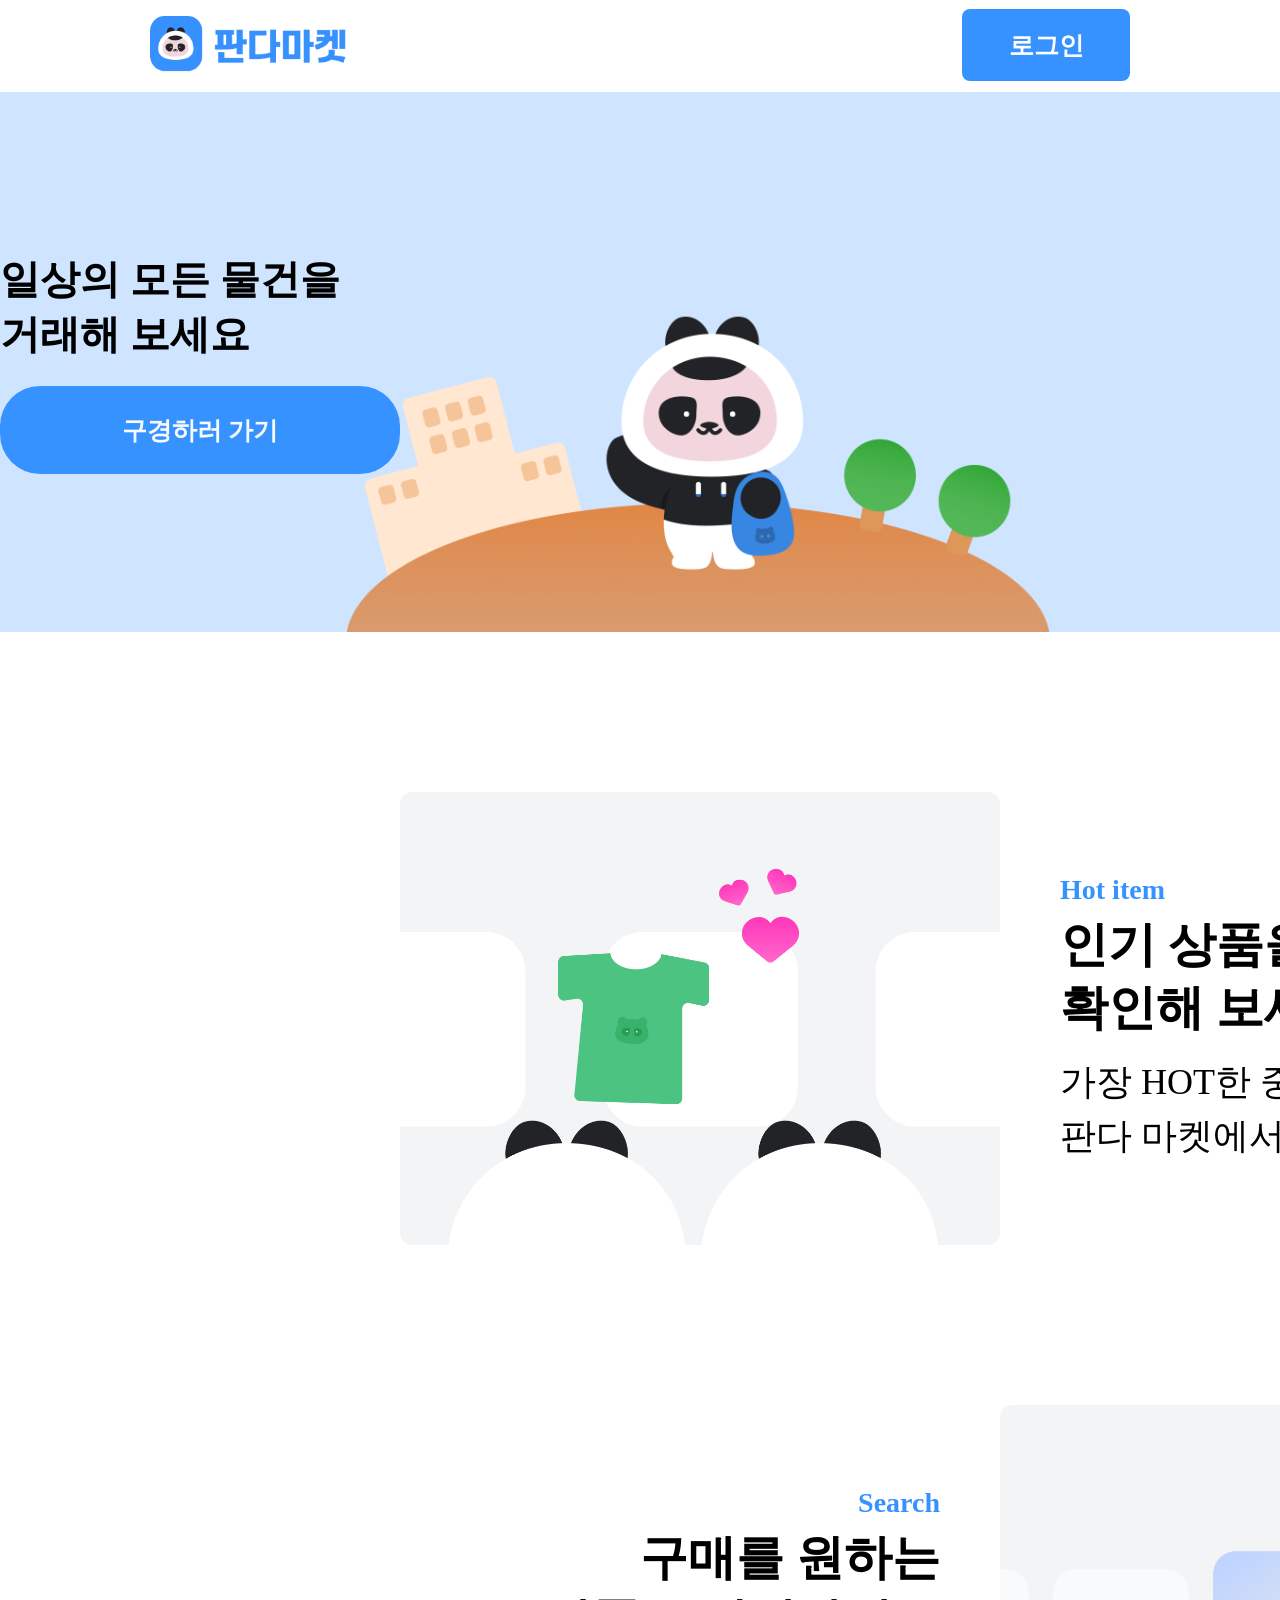
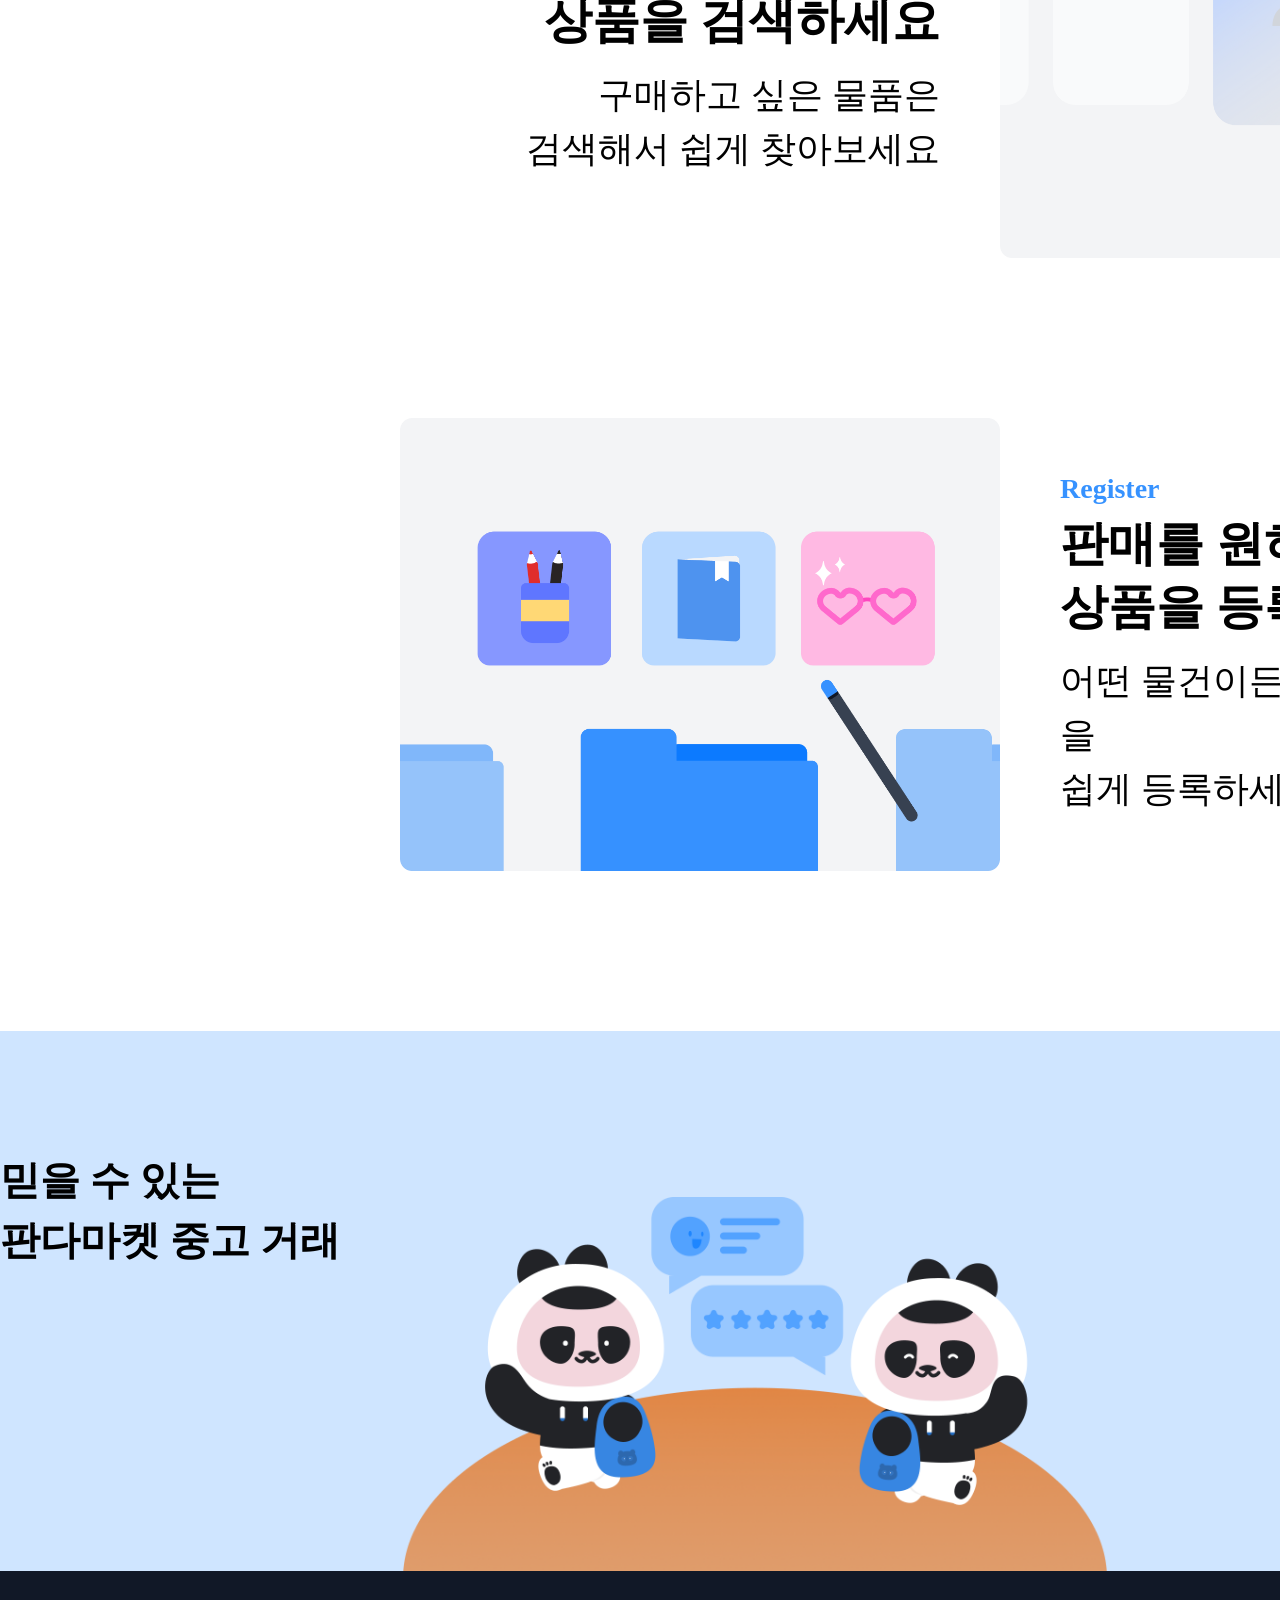
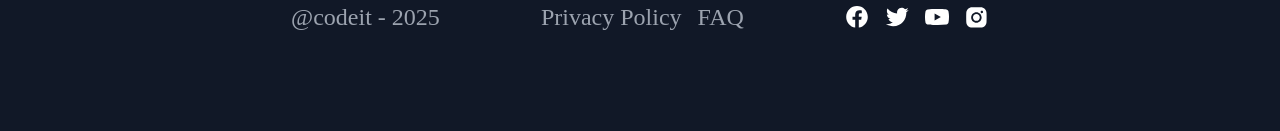
<file: index.html>
<!DOCTYPE html>
<html lang="ko">
<head>
  <meta charset="UTF-8">
  <meta name="viewport" content="width=device-width, initial-scale=1.0">
  <title>판다마켓</title>
  <link rel="stylesheet" href="./Css/style.css">
</head>
<body>
  <!--헤더 부분-->
  <header class="header">
      <a href="index.html"><img class="header__logo" src="images/logo.png" alt="판다마켓"></a>
      <a class="header__button" href="../pages/login.html">로그인</a>
  </header>
  <main>
    <!--헤더 밑 메인의 섹션1부분-->
    <section class="Top-section">
      <div class="Top-section__content">
        <p class="Top-section__title">일상의 모든 물건을<br>거래해 보세요</p>
        <a class="Top-section__button" href="html/items.html">구경하러 가기</a>
      </div>
    </section>
    <!--메인의 섹션 2 (판다 마켓의 특징 3가지)-->
    <section class="features-section">
      <div class="features-section__item">
        <img class="features-section__image" src="images/Img_home_01.png" alt="인기 상품">
        <div class="features-section__content features-section__content--right">
          <p class="features-section__label">Hot item</p>
          <h2 class="features-section__title">인기 상품을<br>확인해 보세요</h2>
          <p class="features-section__description">가장 HOT한 중고거래 물품을<br> 판다 마켓에서 확인해 보세요</p>
        </div>
      </div>
      <div class="features-section__item">
        <div class="features-section__content features-section__content--left">
          <p class="features-section__label">Search</p>
          <h2 class="features-section__title">구매를 원하는<br>상품을 검색하세요</h2>
          <p class="features-section__description">구매하고 싶은 물품은<br>검색해서 쉽게 찾아보세요</p>
        </div>
        <img class="features-section__image" src="images/Img_home_02.png" alt="검색">
      </div>
      <div class="features-section__item">
        <img class="features-section__image" src="images/Img_home_03.png" alt="등록">
        <div class="features-section__content features-section__content--right">
          <p class="features-section__label">Register</p>
          <h2 class="features-section__title">판매를 원하는<br>상품을 등록하세요</h2>
          <p class="features-section__description">어떤 물건이든 판매하고 싶은 상품을<br> 쉽게 등록하세요</p>
        </div>
      </div>
    </section>
    <section class="cta-section cta-section--with-image">
      <div class="cta-section__content">
        <p class="cta-section__text">믿을 수 있는<br>판다마켓 중고 거래</p>
      </div>
    </section>
    <!--footer sns플렛폼의 메인홈페이지, Privacy Policy와 FAQ의 페이지 이동-->
    <footer class="footer">
      <div class="footer__copyright">@codeit - 2025</div>
      <div class="footer__menu">
        <a class="footer__menu-link" href="html/privacy.html">Privacy Policy</a>
        <a class="footer__menu-link" href="html/faq.html">FAQ</a>
      </div>
      <div class="footer__sns">
        <a class="footer__sns-link" href="https://www.facebook.com" target="_blank" rel="noopener noreferrer"><img class="footer__sns-icon" src="images/ic_facebook.svg"></a>
        <a class="footer__sns-link" href="https://www.x.com" target="_blank" rel="noopener noreferrer"><img class="footer__sns-icon" src="images/ic_twitter.svg"></a>
        <a class="footer__sns-link" href="https://www.youtube.com" target="_blank" rel="noopener noreferrer"><img class="footer__sns-icon" src="images/ic_youtube.svg"></a>
        <a class="footer__sns-link" href="https://www.instagram.com" target="_blank" rel="noopener noreferrer"><img class="footer__sns-icon" src="images/ic_instagram.svg"></a>
      </div>
    </footer>
  </main>
</body>
</html>
</file>
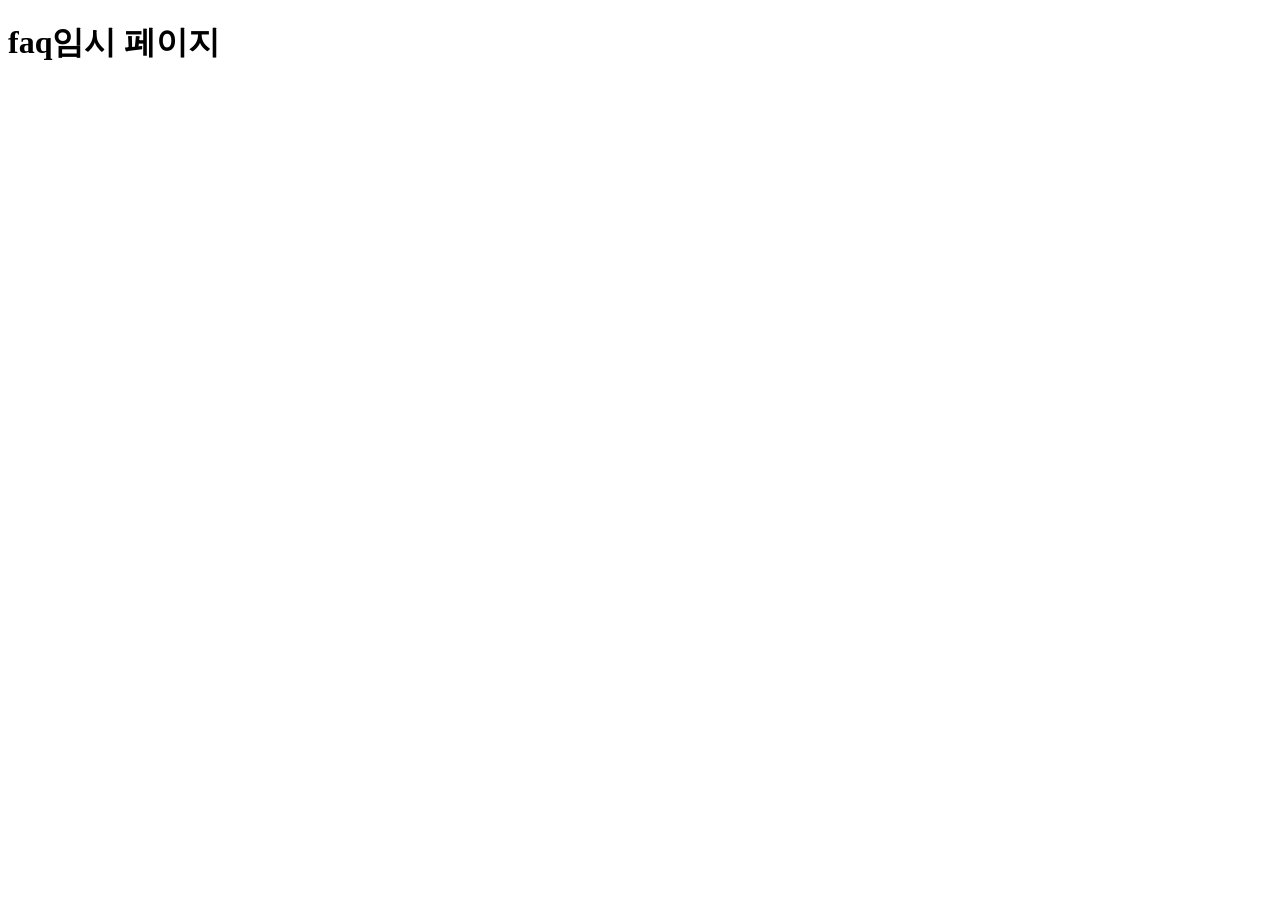
<file: html/faq.html>
<!DOCTYPE html>
<html lang="en">
<head>
  <meta charset="UTF-8">
  <meta name="viewport" content="width=device-width, initial-scale=1.0">
  <title>FAQ</title>
</head>
<body>
  <h1>faq임시 페이지</h1>
</body>
</html>
</file>
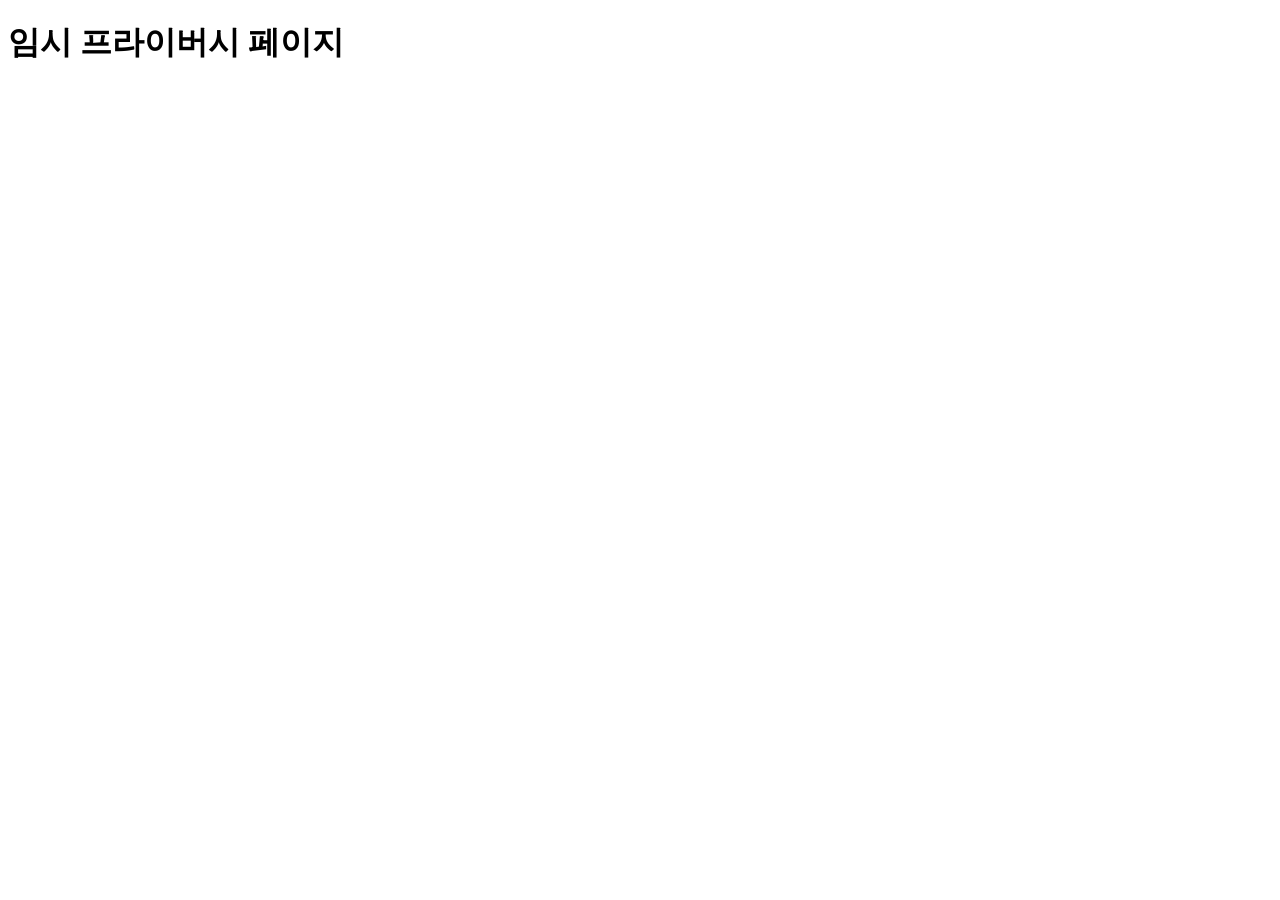
<file: html/privacy.html>
<!DOCTYPE html>
<html lang="en">
<head>
  <meta charset="UTF-8">
  <meta name="viewport" content="width=device-width, initial-scale=1.0">
  <title>Privacy</title>
</head>
<body>
  <h1>임시 프라이버시 페이지</h1>
</body>
</html>
</file>
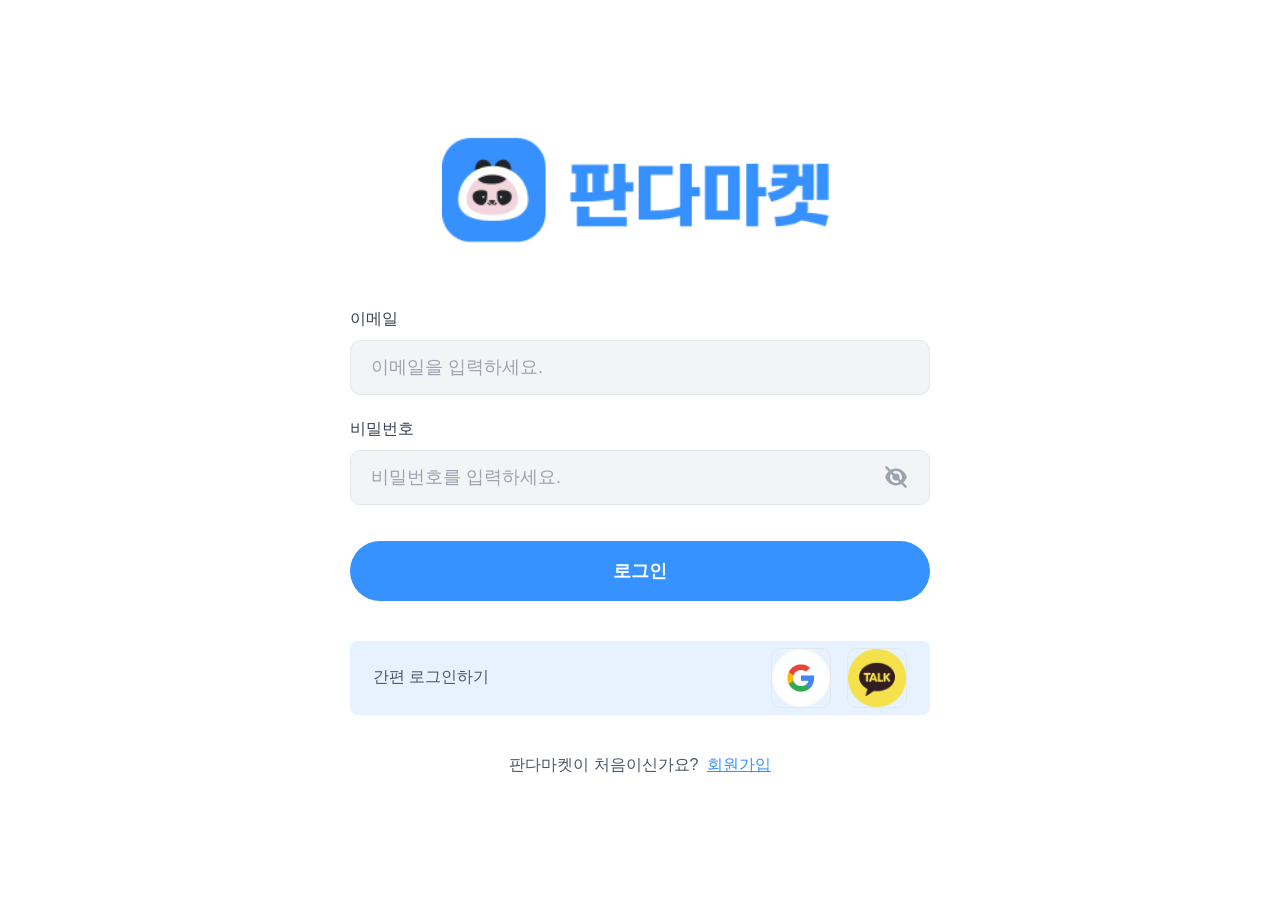
<file: pages/login.html>
<!DOCTYPE html>
<html lang="ko">
<head>
  <meta charset="UTF-8">
  <meta name="viewport" content="width=device-width, initial-scale=1.0">
  <title>로그인</title>
  <link rel="stylesheet" href="../Css/login.css">
</head>
<body>
  <section class="login-section">
    <div class="login-section__logo">
      <a href="../index.html"><img src="../images/logo.png" alt="판다마켓 로고"></a>
    </div>
    
    <form class="login-form">
      <div class="login-form__field">
        <label class="login-form__label">이메일</label>
        <input type="email" class="login-form__input" placeholder="이메일을 입력하세요.">
      </div>
      
      <div class="login-form__field">
        <label class="login-form__label">비밀번호</label>
        <div class="login-form__password-wrapper">
          <input type="password" class="login-form__input login-form__input--password" placeholder="비밀번호를 입력하세요.">
          <button type="button" class="login-form__toggle-password" aria-label="비밀번호 보기/숨기기">
            <svg width="20" height="20" viewBox="0 0 20 20" fill="none" xmlns="http://www.w3.org/2000/svg">
              <path d="M10 3C5 3 1.73 7.11 1 10C1.73 12.89 5 17 10 17C15 17 18.27 12.89 19 10C18.27 7.11 15 3 10 3ZM10 15C7.24 15 5 12.76 5 10C5 7.24 7.24 5 10 5C12.76 5 15 7.24 15 10C15 12.76 12.76 15 10 15ZM10 7C8.34 7 7 8.34 7 10C7 11.66 8.34 13 10 13C11.66 13 13 11.66 13 10C13 8.34 11.66 7 10 7Z" fill="#9CA3AF"/>
              <line x1="2" y1="2" x2="18" y2="18" stroke="#9CA3AF" stroke-width="2" stroke-linecap="round"/>
            </svg>
          </button>
        </div>
      </div>
      
      <button type="submit" class="login-form__submit">로그인</button>
    </form>
    
    <div class="social-login">
      <p class="social-login__text">간편 로그인하기</p>
      <div class="social-login__buttons">
        <a href="https://www.google.com" class="social-login__button" target="_blank"><img src="../images/google.png" alt="Google 로그인" class="social-login__button-image"></a>
       <a href="https://www.kakaocorp.com/page/" class="social-login__button" target="_blank"><img src="../images/kakao.png" alt="Kakao 로그인" class="social-login__button-image"></a>
      </div>
    </div>
    
    <div class="signup-link">
      <p>판다마켓이 처음이신가요? <a href="signup.html" class="signup-link__anchor">회원가입</a></p>
    </div>
  </section>
</body>
</html>
</file>
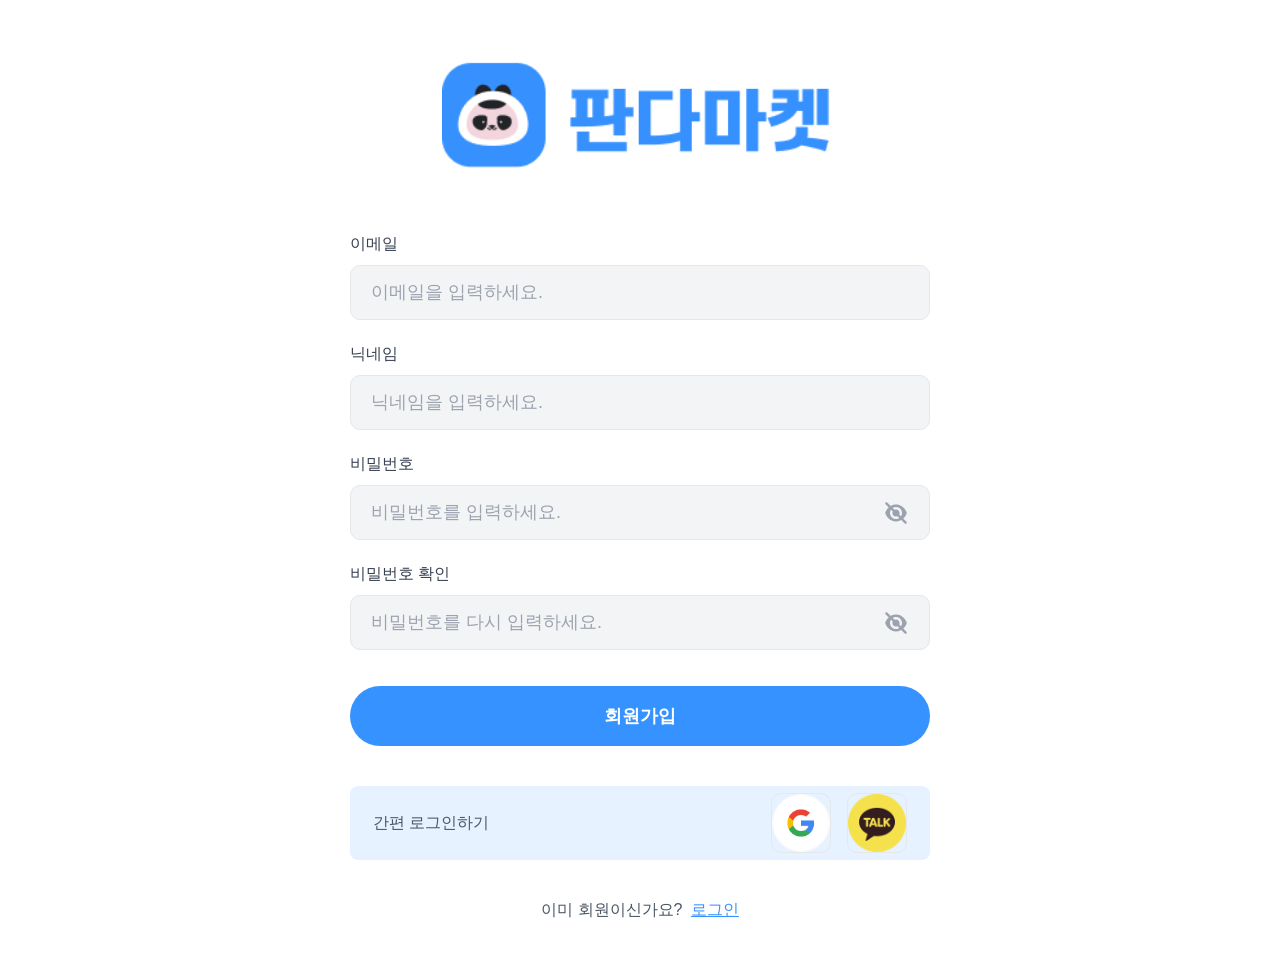
<file: pages/signup.html>
<!DOCTYPE html>
<html lang="ko">
<head>
  <meta charset="UTF-8">
  <meta name="viewport" content="width=device-width, initial-scale=1.0">
  <title>회원가입</title>
  <link rel="stylesheet" href="../Css/login.css">
</head>
<body>
  <section class="login-section">
    <div class="login-section__logo">
      <a href="../index.html"><img src="../images/logo.png" alt="판다마켓 로고"></a>
    </div>
    
    <form class="login-form">
      <div class="login-form__field">
        <label class="login-form__label">이메일</label>
        <input type="email" class="login-form__input" placeholder="이메일을 입력하세요.">
      </div>
      
      <div class="login-form__field">
        <label class="login-form__label">닉네임</label>
        <input type="text" class="login-form__input" placeholder="닉네임을 입력하세요.">
      </div>
      
      <div class="login-form__field">
        <label class="login-form__label">비밀번호</label>
        <div class="login-form__password-wrapper">
          <input type="password" class="login-form__input login-form__input--password" placeholder="비밀번호를 입력하세요.">
          <button type="button" class="login-form__toggle-password" aria-label="비밀번호 보기/숨기기">
            <svg width="20" height="20" viewBox="0 0 20 20" fill="none" xmlns="http://www.w3.org/2000/svg">
              <path d="M10 3C5 3 1.73 7.11 1 10C1.73 12.89 5 17 10 17C15 17 18.27 12.89 19 10C18.27 7.11 15 3 10 3ZM10 15C7.24 15 5 12.76 5 10C5 7.24 7.24 5 10 5C12.76 5 15 7.24 15 10C15 12.76 12.76 15 10 15ZM10 7C8.34 7 7 8.34 7 10C7 11.66 8.34 13 10 13C11.66 13 13 11.66 13 10C13 8.34 11.66 7 10 7Z" fill="#9CA3AF"/>
              <line x1="2" y1="2" x2="18" y2="18" stroke="#9CA3AF" stroke-width="2" stroke-linecap="round"/>
            </svg>
          </button>
        </div>
      </div>
      
      <div class="login-form__field">
        <label class="login-form__label">비밀번호 확인</label>
        <div class="login-form__password-wrapper">
          <input type="password" class="login-form__input login-form__input--password" placeholder="비밀번호를 다시 입력하세요.">
          <button type="button" class="login-form__toggle-password" aria-label="비밀번호 보기/숨기기">
            <svg width="20" height="20" viewBox="0 0 20 20" fill="none" xmlns="http://www.w3.org/2000/svg">
              <path d="M10 3C5 3 1.73 7.11 1 10C1.73 12.89 5 17 10 17C15 17 18.27 12.89 19 10C18.27 7.11 15 3 10 3ZM10 15C7.24 15 5 12.76 5 10C5 7.24 7.24 5 10 5C12.76 5 15 7.24 15 10C15 12.76 12.76 15 10 15ZM10 7C8.34 7 7 8.34 7 10C7 11.66 8.34 13 10 13C11.66 13 13 11.66 13 10C13 8.34 11.66 7 10 7Z" fill="#9CA3AF"/>
              <line x1="2" y1="2" x2="18" y2="18" stroke="#9CA3AF" stroke-width="2" stroke-linecap="round"/>
            </svg>
          </button>
        </div>
      </div>
      
      <button type="submit" class="login-form__submit">회원가입</button>
    </form>
    
    <div class="social-login">
      <p class="social-login__text">간편 로그인하기</p>
      <div class="social-login__buttons">
       <a href="https://www.google.com" class="social-login__button" target="_blank"><img src="../images/google.png" alt="Google 로그인" class="social-login__button-image"></a>
       <a href="https://www.kakaocorp.com/page/" class="social-login__button" target="_blank"><img src="../images/kakao.png" alt="Kakao 로그인" class="social-login__button-image"></a>
      </div>
    </div>
    
    <div class="signup-link">
      <p>이미 회원이신가요? <a href="login.html" class="signup-link__anchor">로그인</a></p>
    </div>
  </section>
</body>
</html>
</file>
<file: Css/style.css>
html, body {
  margin: 0;
  padding: 0;
  width: 100%;
}

main {
  width: 100%;
}

a {
  cursor: pointer;
}

/* ============================================
   Header Block
   ============================================ */

.header {
  position: sticky;
  top: 0;
  z-index: 100;
  display: flex;
  justify-content: space-between;
  padding: 9px 0;
}

.header__logo {
  width: 200px;
  height: 70px;
  margin-left: 400px;
}

.header__button {
  display: inline-flex;
  justify-content: center;
  align-items: center;
  width: 128px;
  height: 48px;
  padding: 12px 20px;
  background-color: #3692FF;
  color: #fff;
  font-size: 25px;
  font-weight: 600;
  text-decoration: none;
  border: none;
  border-radius: 8px;
  margin-right: 400px;
}

/* ============================================
   Top Section Block
   ============================================ */

.Top-section {
  width: 100%;
  height: 540px;
  background-color: #CFE5FF;
  background-image: url('../images/Img_home_top.png');
  background-repeat: no-repeat;
  background-position: 60% bottom;
  background-size: 55%;
}

.Top-section__content {
  display: flex;
  flex-direction: column;
  max-width: 1200px;
  width: 100%;
  margin: 0 auto;
  padding: 120px 400px 0 0;
}

.Top-section__title {
  font-size: 40px;
  font-weight: 700;
  font-family: 'Pretendard';
  text-align: left;
  margin-bottom: 24px;
}

.Top-section__button {
  display: flex;
  justify-content: center;
  align-items: center;
  width: 200px;
  height: 56px;
  padding: 16px 100px;
  background-color: #3692FF;
  color: #F9FAFB;
  font-size: 25px;
  font-weight: 600;
  text-decoration: none;
  text-align: center;
  border-radius: 40px;
}

/* ============================================
   Features Section Block
   ============================================ */

.features-section {
  display: flex;
  flex-direction: column;
  align-items: center;
  width: 100%;
  max-width: 1200px;
  margin: 0 auto;
  padding: 80px 400px;
  background-color: #FFFFFF;
}

.features-section__item {
  display: flex;
  align-items: center;
  width: 100%;
  padding: 80px 0;
  gap: 5%;
}

.features-section__image {
  flex: 1;
  max-width: 50%;
  height: auto;
}

.features-section__content {
  display: flex;
  flex-direction: column;
  flex: 1;
  align-items: flex-start;
}

.features-section__content--right {
  align-items: flex-start;
  text-align: left;
}

.features-section__content--left {
  align-items: flex-end;
  text-align: right;
}

.features-section__label {
  color: #3692FF;
  font-size: 28px;
  font-weight: 600;
  margin: 0 0 8px 0;
}

.features-section__title {
  font-size: 48px;
  font-weight: 700;
  color: #000000;
  line-height: 1.3;
  margin: 0 0 16px 0;
}

.features-section__description {
  font-size: 36px;
  color: #000000;
  line-height: 1.5;
  margin: 0;
}

/* ============================================
   CTA Section Block
   ============================================ */

.cta-section {
  width: 100%;
  height: 540px;
  background-color: #CFE5FF;
  background-repeat: no-repeat;
  background-position: 70% bottom;
  background-size: 55%;
}

.cta-section--with-image {
  background-image: url('../images/Img_home_bottom.png');
}

.cta-section__content {
  display: flex;
  flex-direction: column;
  max-width: 1200px;
  width: 100%;
  height: 100%;
  margin: 0 auto;
  padding: 120px 400px 0 0;
}

.cta-section__text {
  font-size: 40px;
  font-weight: 700;
  color: #000000;
  text-align: left;
  margin: 0;
  line-height: 1.5;
}

/* ============================================
   Footer Block
   ============================================ */

.footer {
  width: 100%;
  height: 160px;
  box-sizing: border-box;
  padding: 32px 200px 100px 200px;
  gap: 10px;
  font-size: 24px;
  background-color: #111827;
  color: #9ca3af;
  display: flex;
  justify-content: space-evenly;
  align-items: center;
}

/* footer__copyright는 footer에서 스타일을 상속받습니다 */

.footer__menu {
  display: flex;
  align-items: center;
  gap: 16px;
}

.footer__menu-link {
  color: #9ca3af;
  text-decoration: none;
  cursor: pointer;
}

.footer__menu-link:hover {
  color: #ffffff;
}

.footer__sns {
  display: flex;
  align-items: center;
  gap: 16px;
}

.footer__sns-link {
  display: flex;
  align-items: center;
  justify-content: center;
}

.footer__sns-icon {
  width: 24px;
  height: 24px;
}

/* ============================================
   미디어 쿼리 (Media Queries)
   ============================================ */

/* 1920px 이상: 배경은 전체 너비, 내부 요소 위치 고정, 여백만 증가 */
@media (min-width: 1920px) {
  .hero-section,
  .cta-section--with-image {
    background-color: #CFE5FF;
  }
  
  .hero-section__content,
  .cta-section__content {
    max-width: 1200px;
    margin-left: 400px;
    margin-right: auto;
    padding-right: 0;
  }
  
  .features-section {
    max-width: 1200px;
    margin-left: 400px;
    margin-right: auto;
    padding-left: 0;
    padding-right: 0;
  }
}

/* 1920px 미만: 좌우 400px 여백 최대한 유지, 화면 작아질수록 감소 */
@media (max-width: 1919px) {
  .header__logo {
    margin-left: 400px;
  }
  
  .header__button {
    margin-right: 400px;
  }
  
  /* 화면이 작아질수록 여백 감소 (두 요소 간 거리만 가까워짐) */
  @media (max-width: 1728px) {
    .header__logo {
      margin-left: 300px;
    }
    
    .header__button {
      margin-right: 300px;
    }
  }
  
  @media (max-width: 1528px) {
    .header__logo {
      margin-left: 200px;
    }
    
    .header__button {
      margin-right: 200px;
    }
  }
  
  @media (max-width: 1328px) {
    .header__logo {
      margin-left: 150px;
    }
    
    .header__button {
      margin-right: 150px;
    }
  }
  
  @media (max-width: 1128px) {
    .header__logo {
      margin-left: 100px;
    }
    
    .header__button {
      margin-right: 100px;
    }
  }
  
  @media (max-width: 928px) {
    .header__logo {
      margin-left: 50px;
    }
    
    .header__button {
      margin-right: 50px;
    }
  }
  
  @media (max-width: 828px) {
    .header__logo {
      margin-left: 20px;
    }
    
    .header__button {
      margin-right: 20px;
    }
  }
}
</file>
<file: Css/login.css>
:root {
  --gray50: #F9FAFB;
  --gray100: #F3F4F6;
  --gray200: #E5E7EB;
  --gray400: #9CA3AF;
  --gray500: #6B7280;
  --gray600: #4B5563;
  --gray700: #374151;
  --gray800: #1F2937;
  --gray900: #111827;

  --blue: #3692FF;
}

* {
  margin: 0;
  padding: 0;
  box-sizing: border-box;
}

body {
  display: flex;
  justify-content: center;
  align-items: center;
  min-height: 100vh;
  background-color: #ffffff;
  font-family: -apple-system, BlinkMacSystemFont, 'Segoe UI', Roboto, 'Helvetica Neue', Arial, sans-serif;
}

.login-section {
  width: 100%;
  max-width: 640px;
  padding: 50px 30px;
  display: flex;
  flex-direction: column;
  align-items: center;
  gap: 40px;
}

.login-section__logo {
  display: flex;
  justify-content: center;
  align-items: center;
  margin-bottom: 12px;
}

.login-section__logo a {
  display: inline-block;
  text-decoration: none;
  cursor: pointer;
}

.login-section__logo img {
  height: 132px;
  width: auto;
  display: block;
}

.login-form {
  width: 100%;
  display: flex;
  flex-direction: column;
  gap: 24px;
}

.login-form__field {
  display: flex;
  flex-direction: column;
  gap: 10px;
}

.login-form__label {
  font-size: 16px;
  font-weight: 500;
  color: var(--gray700);
}

.login-form__input {
  
  width: 100%;
  padding: 16px 20px;
  border: 1px solid var(--gray200);
  border-radius: 10px;
  font-size: 18px;
  color: var(--gray900);
  background-color: var(--gray100);
  transition: border-color 0.2s;
}

.login-form__input:focus {
  outline: none;
  border-color: var(--blue);
}

.login-form__input::placeholder {
  color: var(--gray400);
  font-size: 18px;
  opacity: 1;
}

.login-form__password-wrapper {
  position: relative;
  display: flex;
  align-items: center;
}

.login-form__input--password {
  padding-right: 56px;
}



.login-form__toggle-password {
  position: absolute;
  right: 16px;
  background: none;
  border: none;
  cursor: pointer;
  padding: 6px;
  display: flex;
  align-items: center;
  justify-content: center;
  color: var(--gray400);
  transition: color 0.2s;
}

.login-form__toggle-password svg {
  width: 24px;
  height: 24px;
}

.login-form__toggle-password:hover {
  color: var(--gray600);
}

.login-form__submit {
  width: 100%;
  padding: 18px;
  background-color: var(--blue);
  color: #ffffff;
  border: none;
  border-radius: 10px;
  font-size: 18px;
  font-weight: 600;
  cursor: pointer;
  transition: background-color 0.2s;
  margin-top: 12px;
  border-radius: 40px;
}

.login-form__submit:hover {
  background-color: #2d7ae6;
}

.login-form__submit:active {
  background-color: #1f6bd4;
}

.social-login {
  background-color: #E6F2FF;
  width: 100%;
  height: 74px;
  display: flex;
  padding: 16px 23px;
  flex-direction: row;
  align-items: center;
  justify-content: space-between;
  border-radius: 8px;
}

.social-login__text {
  display: flex;
  justify-content: center;
  align-items: flex-start;
  font-size: 16px;
  color: var(--gray600);
  font-weight: 500;
}

.social-login__buttons {
  display: flex;
  gap: 16px;
  justify-content: flex-end;
  align-items: center;
}

.social-login__button {
  width: 60px;
  height: 60px;
  border-radius: 10px;
  border: 1px solid var(--gray200);
  background-color: transparent;
  cursor: pointer;
  display: flex;
  align-items: center;
  justify-content: center;
  transition: all 0.2s;
  padding: 0;
  overflow: hidden;
  text-decoration: none;
  color: inherit;
}

.social-login__button:hover {
  border-color: var(--gray300);
  background-color: rgba(255, 255, 255, 0.5);
  transform: scale(1.05);
}

.social-login__button:active {
  transform: scale(0.98);
}

.social-login__button-image {
  width: 100%;
  height: 100%;
  object-fit: contain;
  display: block;
}

.social-login__icon {
  font-size: 24px;
  font-weight: 700;
  display: flex;
  align-items: center;
  justify-content: center;
  width: 30px;
  height: 30px;
}

.social-login__icon--google {
  position: relative;
  width: 30px;
  height: 30px;
  border-radius: 50%;
  background: 
    linear-gradient(135deg, #4285F4 0%, #4285F4 25%, #34A853 25%, #34A853 50%, #FBBC05 50%, #FBBC05 75%, #EA4335 75%, #EA4335 100%);
  display: flex;
  align-items: center;
  justify-content: center;
}

.social-login__icon--google::before {
  content: 'G';
  position: absolute;
  color: #ffffff;
  font-weight: 700;
  font-size: 14px;
  z-index: 1;
  text-shadow: 0 0 1px rgba(0, 0, 0, 0.2);
}

.social-login__icon--kakao {
  background-color: #FEE500;
  color: #3C1E1E;
  width: 30px;
  height: 30px;
  border-radius: 5px;
  display: flex;
  align-items: center;
  justify-content: center;
  position: relative;
}

.social-login__icon--kakao::before {
  content: 'TALK';
  color: #3C1E1E;
  font-weight: 700;
  font-size: 9px;
  letter-spacing: -0.3px;
  line-height: 1;
  text-align: center;
}

.signup-link {
  text-align: center;
  font-size: 16px;
  color: var(--gray600);
}

.signup-link__anchor {
  color: var(--blue);
  font-weight: 500;
  margin-left: 4px;
  transition: color 0.2s;
}

.signup-link__anchor:hover {
  color: #2d7ae6;
  text-decoration: underline;
}

/* 반응형 디자인 */
@media (max-width: 480px) {
  .login-section {
    padding: 40px 20px;
    gap: 32px;
  }
  
  .login-form__submit {
    padding: 16px;
  }
}
</file>
